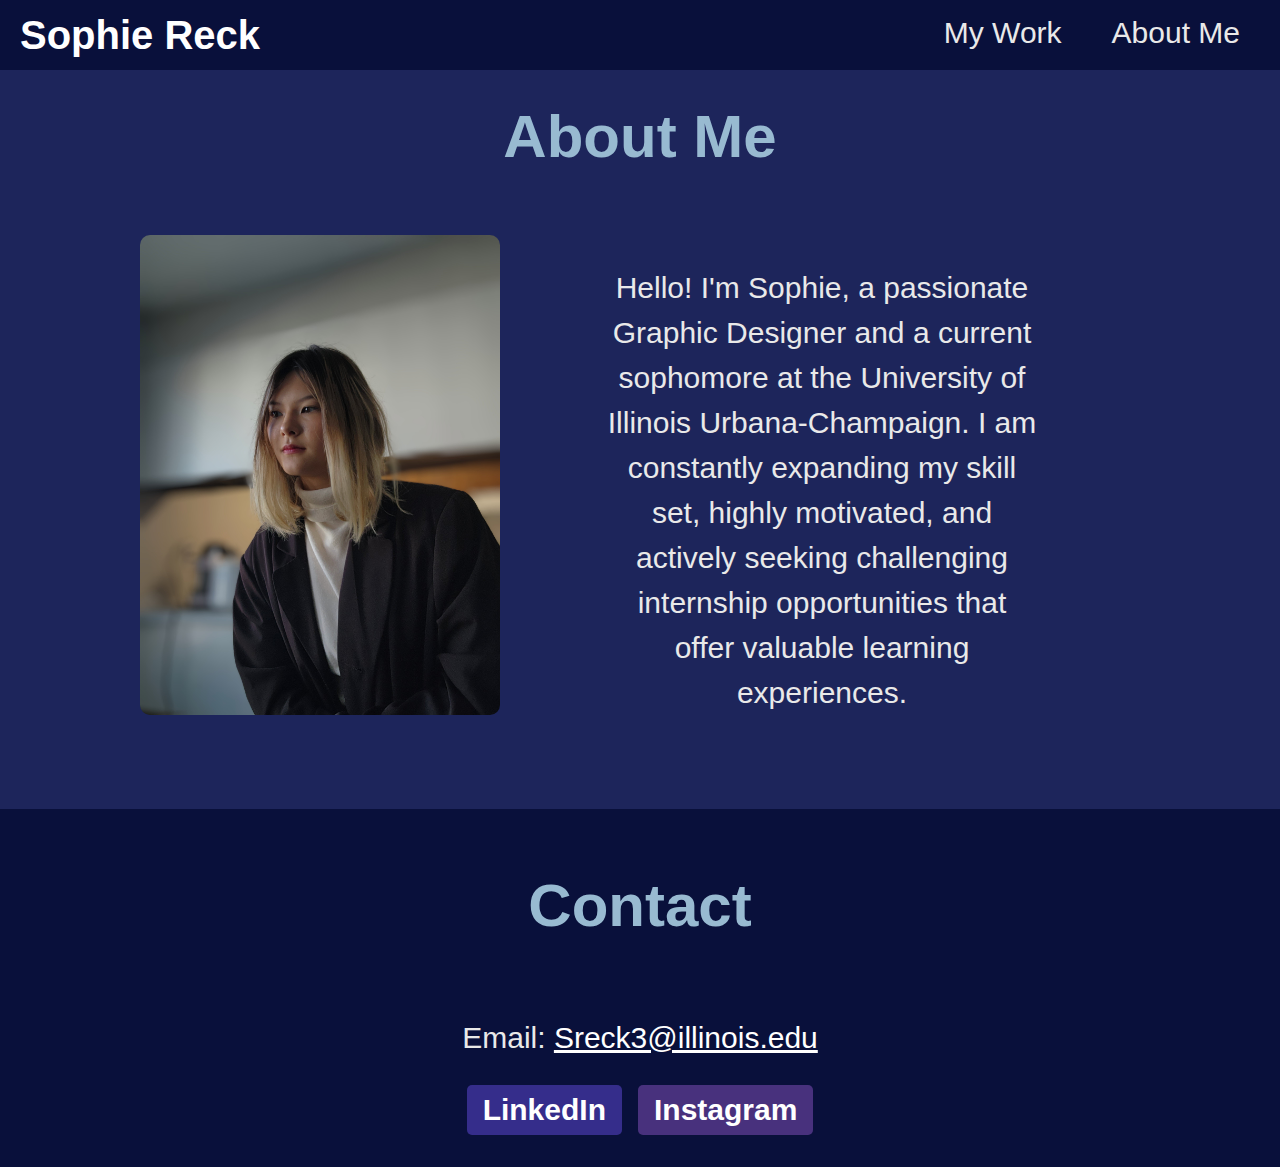
<file: Aboutme.html>
<!DOCTYPE html>
<html lang="en">
<head>
  <meta charset="UTF-8" />
  <meta name="viewport" content="width=device-width, initial-scale=1.0"/>
  <meta name="description" content="Portfolio of Sophie Reck, a Graphic Designer." />
  <title>About Me - Sophie Reck</title>
  <link rel="stylesheet" href="style.css" />
  <style>
    body {
      margin: 0;
      padding: 0;
      background-color: #1d255b;
      font-family: 'Acme Gothic', sans-serif;
    }

    h1, h2, h3 {
      text-align: center;
      margin-top: 2rem;
    }

    .menu-bar {
      background-color: #09103b;
      padding: 10px 20px;
      color: white;
      display: flex;
      align-items: center;
      justify-content: space-between;
      flex-wrap: wrap;
    }

    .menu-bar .logo a {
      color: white;
      text-decoration: none;
      font-size: 40px;
      font-weight: bold;
    }

    .menu-bar .menu {
      display: flex;
      gap: 10px;
    }

    .menu-bar .menu a {
      color: #e9e9e9;
      text-decoration: none;
      font-size: 30px;
      padding: 10px 20px;
      border-radius: 8px;
      transition: background-color 0.3s ease;
    }

    .menu-bar .menu a:hover {
      background-color: #32155b;
    }

    .dropdown {
      position: relative;
    }

    .dropdown-content {
      display: none;
      position: absolute;
      background-color: #09033c;
      min-width: 160px;
      z-index: 999;
      box-shadow: 0 8px 16px rgba(0, 0, 0, 0.3);
      border-radius: 6px;
    }

    .dropdown:hover .dropdown-content {
      display: block;
    }

    .dropdown-content a {
      color: #f3f3f3;
      padding: 15px 10px;
      text-decoration: none;
      display: block;
    }

    .dropdown-content a:hover {
      background-color: #451f5d;
    }

    .container {
      display: flex;
      flex-wrap: wrap;
      justify-content: center;
      align-items: flex-start;
      gap: 4rem;
      padding: 2rem;
      max-width: 1000px;
      margin: 0 auto;
      margin-top: 0px;
    }

    .profile-photo {
      flex: 1 1 300px;
      max-width: 300px;
    }

    .profile-photo img {
      width: 120%;
      
      border-radius: 10px;
      object-fit: cover;
    }

    .description {
      flex: 1 1 400px;
      max-width: 600px;
      line-height: 1.5;
      margin-top: 0px;
    }

    .contact {
  background-color: #09103b;
  padding: 2rem;
  margin-top: 2rem;
  text-align: center;
}

.contact h3 {
color: #98bad1;  
padding-bottom: 50px;
}
,
.contact p,

.contact a {
  color: white
  ;
  text-decoration: none;
}

    .contact a:hover {
      text-decoration: underline;
      color:white;
    }

    .social-links {
      margin-top: 1rem;
      display: flex;
      justify-content: center;
      flex-wrap: wrap;
      gap: 1rem;
      font-size: 30px;
    }

    .social-links a {
      display: inline-block;
      padding: 0.5rem 1rem;
      color: white;
      border-radius: 5px;
      text-decoration: none;
      font-weight: bold;
    }

    .linkedin-btn {
      background-color: #352d8b;
    }

    .instagram-btn {
      background-color: #48317d;
    }

    @media (max-width: 768px) {
      .container {
        flex-direction: column;
        align-items: center;
        text-align: center;
      }

      .description,
      .profile-photo {
        max-width: 90%;
      }

      h3 {
        font-size: 60px;
        color: #98bad1 !important
        padding-bottom: 20px;
      }
    }
p{ font-size: 30px;
color: #e9e9e9
;}

a {
  color: white;
}

    .about {
      
      color: #98bad1;
    }

  </style>
</head>

<body>

  <!-- Navigation -->
  <div class="menu-bar">
    <div class="logo">
      <a href="index.html">Sophie Reck</a>
    </div>
    <div class="menu">
      <div class="dropdown">
        <a href="Aboutme.html">My Work</a>
        <div class="dropdown-content">
          <a href="Printdesign.html">Print Design</a>
          <a href="Illustration.html">Illustration</a>
          <a href="Branding.html">Branding</a>
        </div>
      </div>
      <a href="Aboutme.html">About Me</a>
    </div>
  </div>
  <section class="about">
    <h3>About Me</h3>
    <div class="container">
      <div class="profile-photo">
        <img src="Sophiephoto.jpg" alt="Photo of Sophie" />
      </div>
      <div class="description">
        <p>
          Hello! I'm Sophie, a passionate Graphic Designer and a current sophomore at the University of Illinois Urbana-Champaign. I am constantly expanding my skill set, highly motivated, and actively seeking challenging internship opportunities that offer valuable learning experiences.
        </p>
      </div>
      <style>
   
      </style>
    </div>
  </section>

  <section class="contact">
    <h3>Contact</h3>
    <p>Email: <a href="mailto:Sreck3@illinois.edu">Sreck3@illinois.edu</a></p>
    <div class="social-links">
      <a href="https://www.linkedin.com/in/sophie-reck-1565b532b/" target="_blank" class="linkedin-btn">
        <i class="fab fa-linkedin"></i> LinkedIn
      </a>
      <a href="https://www.instagram.com/yourprofile" target="_blank" class="instagram-btn">
        <i class="fab fa-instagram"></i> Instagram
      </a>
    </div>
  </section>

</body>
</html>
</file>
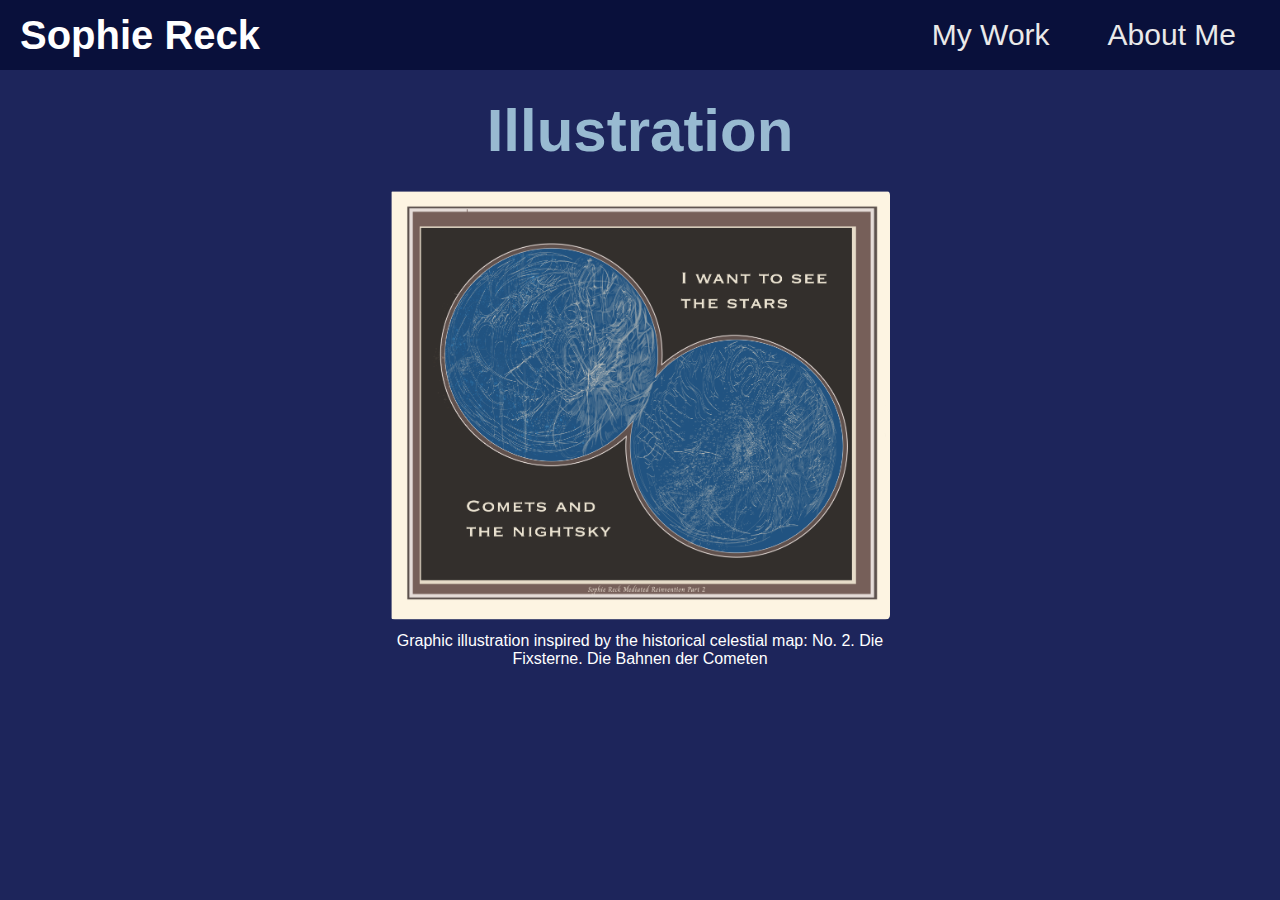
<file: Illustration.html>
<!DOCTYPE html>
<html lang="en">
<head>
  <meta charset="UTF-8">
  <meta name="viewport" content="width=device-width, initial-scale=1.0">
  <title>Image Slider</title>
  <link rel="stylesheet" href="style.css">
  <style>
  
.gallery2 {
  display: flex;
  justify-content: center;
  align-items: center;
}
.image-container {
  display: flex; 
  justify-content: center;
  align-content: center;
  position: center;
  width: 90%;
}
.image-container {
  display: flex;
  flex-wrap: wrap;
  gap: 20px;
  justify-content: center;
  align-items: center;
}

.image-item {
  cursor: pointer;
  text-align: center;
  width: 500px;
  height: auto;

}

.image-item img {
  width: 100%;
  height: auto;
  border-radius: 5px;
  transition: transform 0.3s;
}

.image-item:hover img {
  transform: scale(1.05);
}

.image-title {
  margin-top: 8px;
  font-size: 1rem;
  color: #white;
}
/* Modal Styles */
.modal {
  display: none;
  position: fixed;
  z-index: 10;
  padding-top: 60px;
  left: 0;
  top: 0;
  width: 100%;
  height: 100%;
  overflow: auto;
  background-color: rgba(0,0,0,0.9);
}

.modal-content {
  display: block;
  margin: auto;
  width: 600px;
  height: auto;
  max-width: 80%;
  max-height: 80%;
}

#caption {
  margin: auto;
  display: block;
  width: 80%;
  text-align: center;
  color: #ccc;
  padding: 10px 0;
  font-size: 18px;
}

.close {
  position: absolute;
  top: 30px;
  right: 40px;
  color: #fff;
  font-size: 40px;
  font-weight: bold;
  cursor: pointer;
}

</style>
  </style>
</head>
<body>

  <div class="menu-bar">
    <div class="logo">
        <a href="index.html">Sophie Reck</a>
    </div>
    <div class="menu">
        <div class="dropdown">
            <a href=>My Work</a>
            <div class="dropdown-content">
                <a href="Printdesign.html">Print Design</a>
                <a href="Illustration.html">Illustration</a>
                <a href="Branding.html">Branding</a>
            </div>
        </div>
        <a href="Aboutme.html">About Me</a>
    </div>
  </div>
  <div class="description">
  <h3>Illustration</h3>
</div>
</div>
  <section class="gallery2">
    <div class="image-container">
      <div class="image-item" onclick="openModal('Illustration/V2.png', 'Inspired by studying: No.2 Die Fixsterne. Die Bahnen de Cometen through facsimile and reinvention practice of recreation. Through this process I was able to apply these insights into my own original work, expressing the techniques I learned while incorporating my personal style in this work.')">
        <img src="Illustration/V2.png" alt="Image 1">
        <p class="image-title">Graphic illustration inspired by the historical celestial map: No. 2. Die Fixsterne. Die Bahnen der Cometen</p>
      </div>
     
      <!-- Add more images as needed -->
    </div>
  </section>
  
  <!-- Modal -->
  <div id="imageModal" class="modal" onclick="closeModal()">
    <span class="close">&times;</span>
    <img class="modal-content" id="modalImg">
    <div id="caption"></div>
  </div>

<!-- Modal -->
<div id="imageModal" class="modal" onclick="closeModal()">
  <span class="close">&times;</span>
  <img class="modal-content" id="modalImg">
  <div id="caption"></div>
</div>  
<script>
  function openModal(imageSrc, title) {
    const modal = document.getElementById('imageModal');
    const modalImg = document.getElementById('modalImg');
    const caption = document.getElementById('caption');
    
    modal.style.display = 'block';
    modalImg.src = imageSrc;
    caption.innerText = title;
  }
  
  function closeModal() {
    document.getElementById('imageModal').style.display = 'none';
  }
  </script>
  
</body>
</html>
</file>
<file: style.css>
{ margin: 0;
        padding: 0;
        box-sizing: border-box;
        background-color: #1d255b;
        font-family: 'Acme Gothic', sans-serif;
        }
        
        body {
            @font-face {
        font-family: 'Acme Gothic';
        src: url('https://db.onlinewebfonts.com/t/263ad024161259960d3a778bf82ae1b4.eot?#iefix') format('embedded-opentype'),
             url('https://db.onlinewebfonts.com/t/d4fedab6effa7608a05b1d15e4d1913e.woff2') format("woff2"),
            url('https://db.onlinewebfonts.com/t/263ad024161259960d3a778bf82ae1b4.woff') format('woff');
}
h1  {
    font-size: 50px
}
h2   {font-size: 35px;
}
h3 {font-size: 60px;
margin-bottom: 2.5%;
margin-top: 2.5%;
padding: 0%;
text-align: center;

}
.p{
    font-size: 30px;
    color: white ;
    text-align: center;
}
.description {
            text-align: center;
            padding-right: 10%;
            padding-left: 10%;
            
            font-size: 30px;
            color: #98bad1;
        }
            font-family: 'Acme Gothic', sans-serif;
            color: white;
            margin: 0;
            padding: 0;
            box-sizing: border-box;
            background-color: #1d255b;
    }

.menu-bar {
    background-color: #09103b;
    padding: 10px 20px;
    color: white;
    display: flex;
    align-items: center;
    justify-content: space-between;
    flex-wrap: wrap;
}

.menu-bar .logo {
    font-size: 40px;
    font-weight: bold;
}
.logo a {
    color: white;
    text-decoration: none;
    font-size: 40px;
    font-weight: bold;
}


.menu-bar .menu {
    display: flex;
    flex-wrap: wrap;
    gap: 10px;
}

.menu-bar .menu a {
    color: #e9e9e9;
    text-decoration: none;
    font-size: 30px;
    padding: 12px 24px;
    display: inline-block;
    text-align: center;
    min-width: 140px;         
    height: 50px;             
    line-height: 26px;
    border-radius: 8px;
    background-color: transparent;
    transition: background-color 0.3s ease;
    box-sizing: border-box;
}

.menu-bar .menu a:hover {
    background-color: #32155b;
}

.menu-bar .dropdown {
    position: relative;
}

.menu-bar .dropdown-content {
    display: none;
    position: absolute;
    top: 100%;
    left: 0;
    background-color: #09033c;
    min-width: 180px;
    z-index: 999;
    box-shadow: 0 8px 16px rgba(0, 0, 0, 0.3);
    border-radius: 8px;
    padding: 10px 0;
    transition: opacity 0.3s ease, transform 0.3s ease;
    opacity: 0;
    transform: translateY(10px);
    pointer-events: none;
}

.menu-bar .dropdown:hover .dropdown-content {
    display: block;
    opacity: 1;
    transform: translateY(0);
    pointer-events: auto;
}

.menu-bar .dropdown-content a {
    color: #f3f3f3;
    padding: 14px 24px;
    text-decoration: none;
    display: block;
    font-size: 22px;
    white-space: nowrap;
    transition: background-color 0.3s ease;
    font-size: 30px;
}

.menu-bar .dropdown-content a:hover {
    background-color: #451f5d;
}

.gallery {
    display: flex;
    justify-content: center;
    align-items: center;
    grid-template-columns: repeat(auto-fill, minmax(250px, 1fr));
    gap: 4rem;
    padding: 2rem;
  }

  .gallery-item {
    display: flex;
    justify-content: center;
    align-items: center;
    width: 200%;
  }

  .gallery-image {
    width: 100%;
    height: 350px; 
    object-fit: cover; 
    border-radius: 8px;
    cursor: pointer;
    transition: transform 0.3s ease;
  }

  .gallery-image:hover {
    transform: scale(1.05);
  }

  .modal {
    display: none;
    position: fixed;
    z-index: 1000;
    padding-top: 60px;
    left: 0;
    top: 0;
    width: 100%;
    height: 100%;
    overflow: auto;
    background-color: rgba(0, 0, 0, 0.9);
  }

  .modal-content {
    display: flex;
    align-items: center;
    justify-content: center;
    height: 100%;
    width: 100%;
    position: relative;
  }

  .slide {
    display: none;
    max-height: 80vh;
    max-width: 80vw;
  }

  .slide.active {
    display: block;
  }

  .prev, .next {
    position: absolute;
    top: 50%;
    transform: translateY(-50%);
    background-color: rgba(119, 53, 157, 0.5);
    border: none;
    color: white;
    font-size: 2rem;
    padding: 0.5rem 1rem;
    cursor: pointer;
    z-index: 2;
    border-radius: 100%;
  }
   .close {
    color: aliceblue;
    font-size: 40px;
    font-weight: bold;
    position: absolute;
    cursor: pointer;
    user-select: none;
    z-index: 1000;
    border-radius: 100%;
    background-color: #09033c;
    opacity: 0.5;
    transition: opacity 250ms ease;
  }
  

  .prev { left: 30px; top: 50%; transform: translateY(-50%); }
  .next { right: 30px; top: 50%; transform: translateY(-50%); }
  .close { top: 20px; right: 40px; font-size: 50px; }

  .slider-caption {
    position: absolute;
    bottom: 0; 
    left: 0;
    width: 100%; 
    background-color: rgba(31, 16, 39, 0.75); 
    color: #fff; 
    text-align: center;
    padding: 50px 0; 
    font-size: 18px; 
    font-weight: bold; 
    opacity: 0; 
    padding-bottom: 100px;
    transition: opacity 0.5s ease; 
  }
  .modal-content:hover .slider-caption {
    opacity: 1;
  }

@media (max-width: 768px) {
    .menu-bar {
        flex-direction: column;
        align-items: flex-start;
        gap: 15px;
    }

    .menu-bar .menu {
        flex-direction: column;
        width: 100%;
        gap: 8px;
    }

    .menu-bar .menu a {
        width: 100%;
        min-width: unset;
        font-size: 30px;
    }
}
    
@media (max-width: 768px) {
    .content {
        flex-direction: column;
        align-items: center;
    }

    .content .box {
        width: 100%;
        margin-bottom: 20px;
    }

    .content .box .image-container {
        height: 250px;
    }

    .content .box .text-overlay {
        font-size: 28px; 
    }
    .fixed-box {
    flex: 0 0 auto;         
    width: 220px;
    height: 320px;
}
.fixed-box {
    flex: 0 0 auto;
    width: 240px;
    height: auto;
}
.fixed-image {
    width: 200px;
    height: 200px;
    object-fit: contain;
    flex-shrink: 0;
    justify-items: center ;
}
}
</file>
